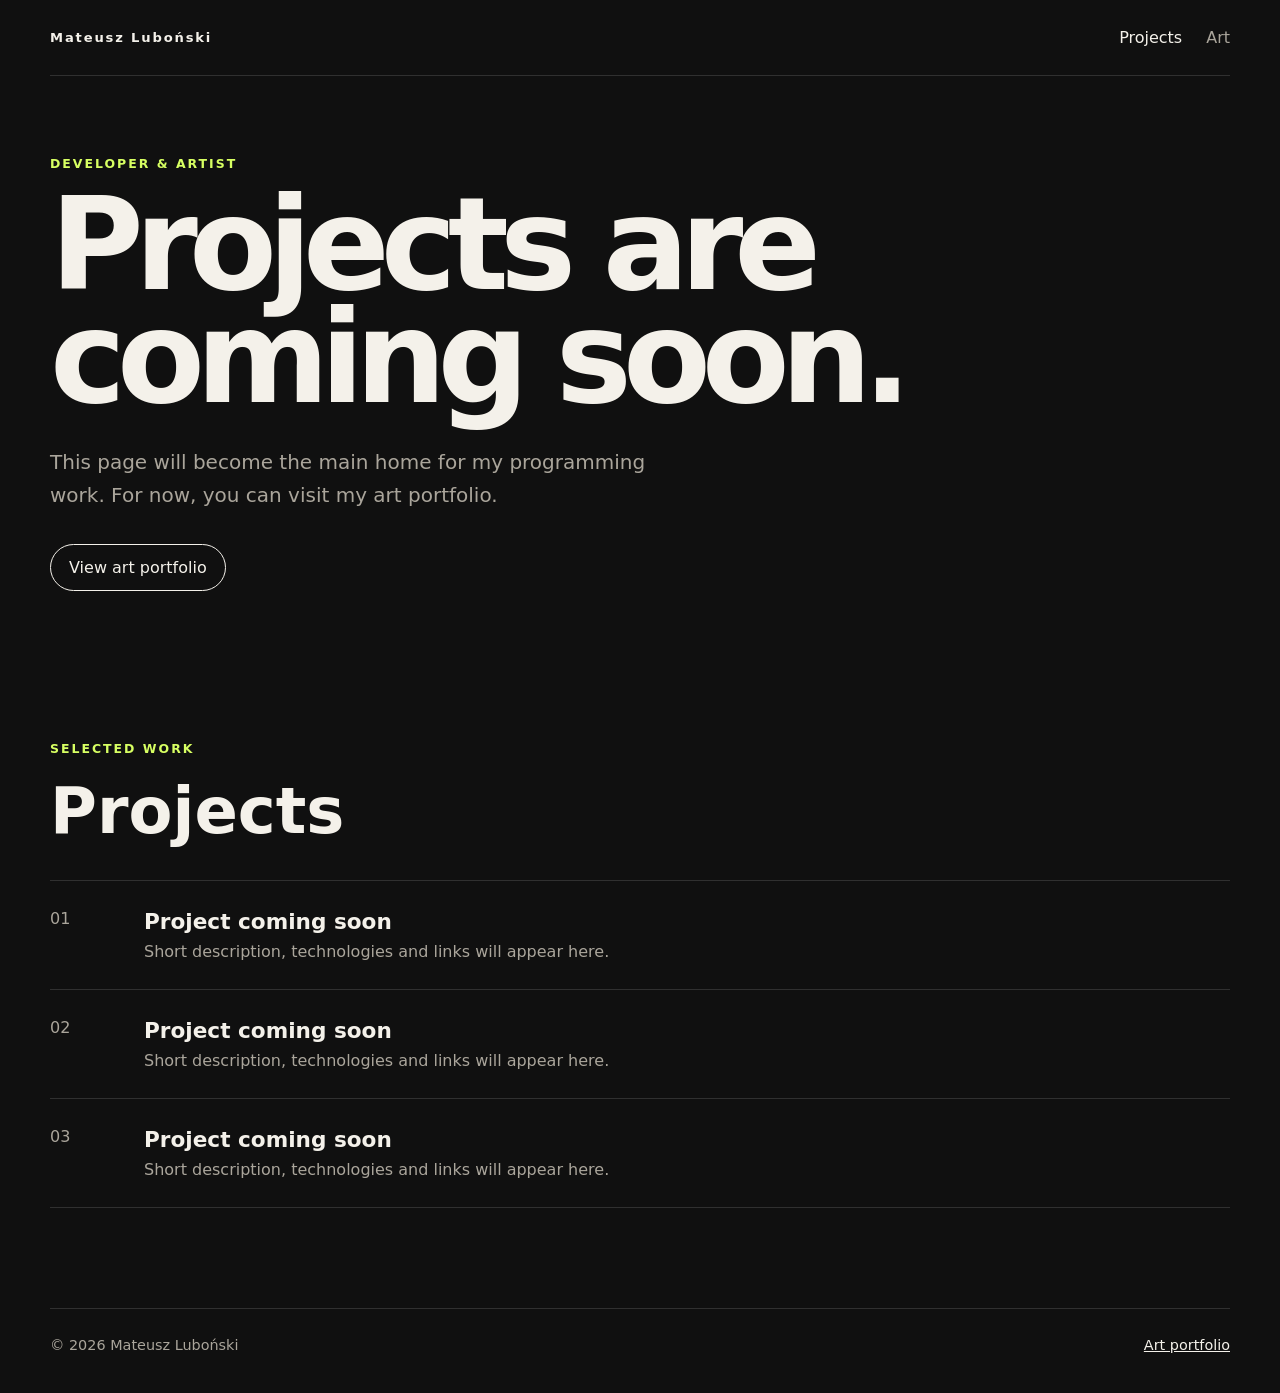
<file: index.html>
<!doctype html>
<html lang="en">
<head>
  <meta charset="utf-8">
  <meta name="viewport" content="width=device-width, initial-scale=1">
  <meta name="description" content="Programming projects and art portfolio.">
  <title>Mateusz Luboński - Projects</title>
  <link rel="stylesheet" href="./style.css">
</head>
<body>
  <header class="site-header">
    <a class="brand" href="./">Mateusz Luboński</a>
    <nav aria-label="Main navigation">
      <a class="active" href="./">Projects</a>
      <a href="./art/">Art</a>
    </nav>
  </header>

  <main>
    <section class="hero">
      <p class="eyebrow">Developer & artist</p>
      <h1>Projects are<br>coming soon.</h1>
      <p class="lead">
        This page will become the main home for my programming work.
        For now, you can visit my art portfolio.
      </p>
      <a class="button" href="./art/">View art portfolio</a>
    </section>

    <section class="projects" aria-labelledby="projects-title">
      <div class="section-heading">
        <p>Selected work</p>
        <h2 id="projects-title">Projects</h2>
      </div>

      <article class="project-card">
        <span>01</span>
        <div>
          <h3>Project coming soon</h3>
          <p>Short description, technologies and links will appear here.</p>
        </div>
      </article>

      <article class="project-card">
        <span>02</span>
        <div>
          <h3>Project coming soon</h3>
          <p>Short description, technologies and links will appear here.</p>
        </div>
      </article>

      <article class="project-card">
        <span>03</span>
        <div>
          <h3>Project coming soon</h3>
          <p>Short description, technologies and links will appear here.</p>
        </div>
      </article>
    </section>
  </main>

  <footer>
    <span>© 2026 Mateusz Luboński</span>
    <a href="./art/">Art portfolio</a>
  </footer>
</body>
</html>
</file>
<file: style.css>
* {
  box-sizing: border-box;
}

:root {
  color-scheme: dark;
  --bg: #101010;
  --surface: #181818;
  --text: #f4f1ea;
  --muted: #aaa59b;
  --line: #303030;
  --accent: #d7ff62;
}

html {
  scroll-behavior: smooth;
}

body {
  margin: 0;
  min-height: 100vh;
  background: var(--bg);
  color: var(--text);
  font-family: Inter, ui-sans-serif, system-ui, -apple-system, BlinkMacSystemFont, "Segoe UI", sans-serif;
}

a {
  color: inherit;
}

.site-header,
footer {
  width: min(1180px, calc(100% - 40px));
  margin: 0 auto;
}

.site-header {
  display: flex;
  align-items: center;
  justify-content: space-between;
  padding: 28px 0;
  border-bottom: 1px solid var(--line);
}

.brand {
  text-decoration: none;
  font-size: .82rem;
  font-weight: 800;
  letter-spacing: .14em;
}

nav {
  display: flex;
  gap: 24px;
}

nav a {
  color: var(--muted);
  text-decoration: none;
}

nav a:hover,
nav a.active {
  color: var(--text);
}

main {
  width: min(1180px, calc(100% - 40px));
  margin: 0 auto;
}

.hero {
  min-height: 66vh;
  display: grid;
  align-content: center;
  padding: 80px 0;
}

.eyebrow,
.section-heading p {
  margin: 0 0 18px;
  color: var(--accent);
  font-size: .78rem;
  font-weight: 800;
  letter-spacing: .16em;
  text-transform: uppercase;
}

h1 {
  max-width: 900px;
  margin: 0;
  font-size: clamp(3.8rem, 10vw, 8.5rem);
  line-height: .88;
  letter-spacing: -.07em;
}

.lead {
  max-width: 620px;
  margin: 32px 0;
  color: var(--muted);
  font-size: clamp(1rem, 2vw, 1.25rem);
  line-height: 1.65;
}

.button {
  width: fit-content;
  padding: 13px 18px;
  border: 1px solid var(--text);
  border-radius: 999px;
  text-decoration: none;
  transition: .2s ease;
}

.button:hover {
  background: var(--text);
  color: var(--bg);
}

.projects {
  padding: 70px 0 100px;
}

.section-heading h2 {
  margin: 0 0 32px;
  font-size: clamp(2.5rem, 5vw, 4rem);
}

.project-card {
  display: grid;
  grid-template-columns: 70px 1fr;
  gap: 24px;
  padding: 28px 0;
  border-top: 1px solid var(--line);
}

.project-card:last-child {
  border-bottom: 1px solid var(--line);
}

.project-card span {
  color: var(--muted);
}

.project-card h3 {
  margin: 0 0 8px;
  font-size: 1.35rem;
}

.project-card p {
  margin: 0;
  color: var(--muted);
}

footer {
  display: flex;
  justify-content: space-between;
  padding: 28px 0 40px;
  border-top: 1px solid var(--line);
  color: var(--muted);
  font-size: .9rem;
}

footer a {
  color: var(--text);
}

@media (max-width: 640px) {
  .site-header,
  main,
  footer {
    width: min(100% - 28px, 1180px);
  }

  .site-header {
    padding: 20px 0;
  }

  nav {
    gap: 14px;
  }

  .hero {
    min-height: 58vh;
  }

  .project-card {
    grid-template-columns: 42px 1fr;
    gap: 12px;
  }

  footer {
    gap: 20px;
    flex-direction: column;
  }
}
</file>
